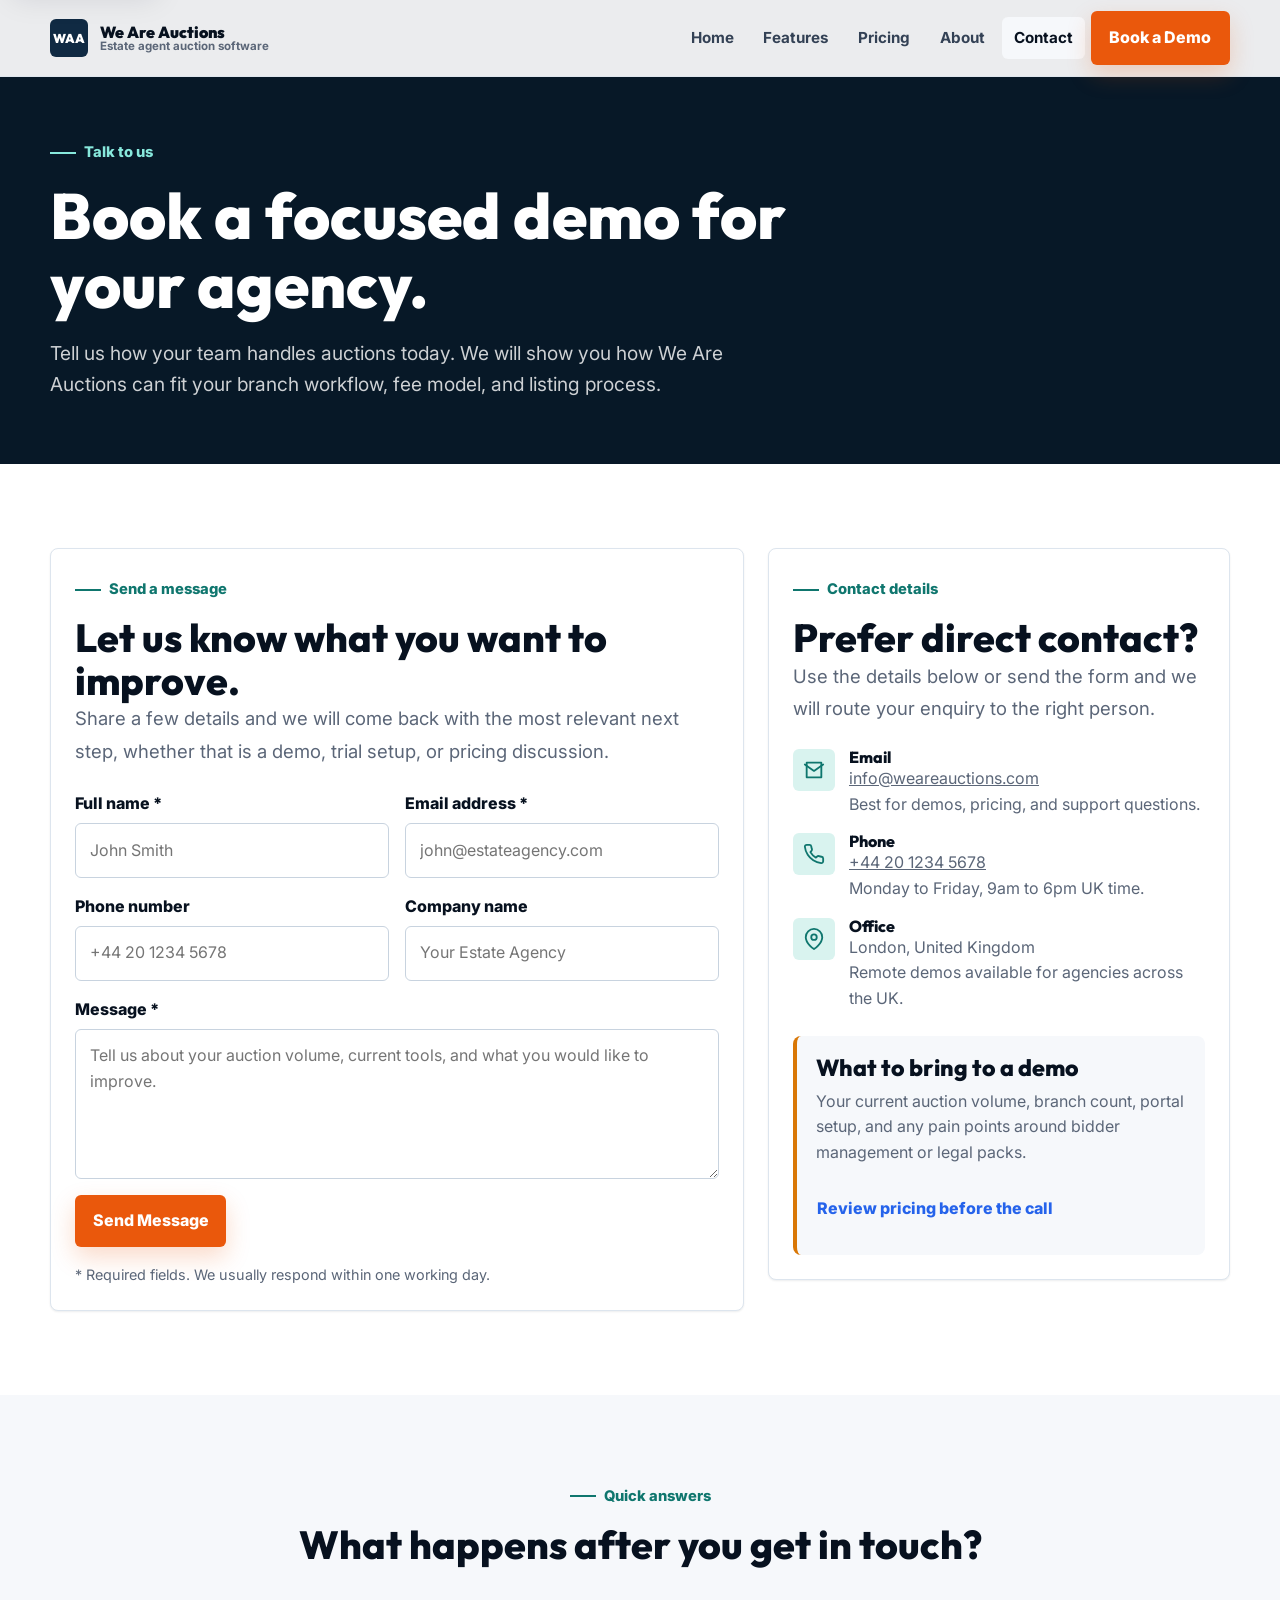
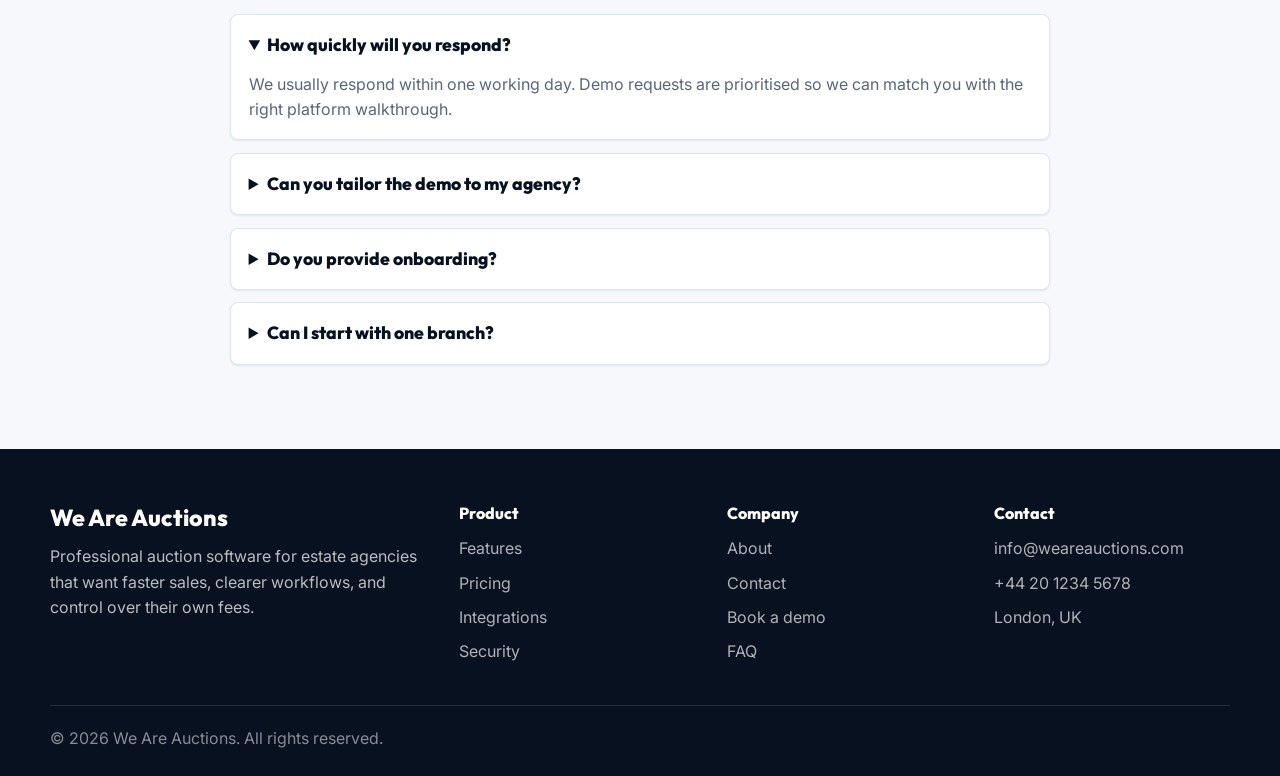
<file: contact.html>
<!DOCTYPE html>
<html lang="en">
<head>
  <meta charset="UTF-8">
  <meta name="viewport" content="width=device-width, initial-scale=1.0">
  <meta name="description" content="Contact We Are Auctions to book a demo, start a trial, or discuss online auction software for your estate agency.">
  <title>Contact - We Are Auctions</title>

  <link rel="icon" type="image/png" href="assets/images/favicon.png">
  <link rel="preconnect" href="https://fonts.googleapis.com">
  <link rel="preconnect" href="https://fonts.gstatic.com" crossorigin>
  <link href="https://fonts.googleapis.com/css2?family=Inter:wght@400;500;600;700;800&amp;family=Outfit:wght@700;800;900&amp;display=swap" rel="stylesheet">
  <link rel="stylesheet" href="assets/css/styles.css">
</head>
<body>
  <a class="skip-link" href="#main">Skip to content</a>

  <nav class="navbar" aria-label="Primary navigation">
    <div class="navbar-container">
      <a href="index.html" class="logo" aria-label="We Are Auctions home">
        <span class="logo-mark">WAA</span>
        <span class="logo-text">We Are Auctions <span>Estate agent auction software</span></span>
      </a>

      <button class="mobile-menu-toggle" aria-controls="primary-navigation" aria-expanded="false" aria-label="Open menu">
        <svg xmlns="http://www.w3.org/2000/svg" viewBox="0 0 24 24" fill="none" stroke="currentColor" stroke-width="2" stroke-linecap="round" stroke-linejoin="round" aria-hidden="true">
          <line x1="3" y1="6" x2="21" y2="6"></line>
          <line x1="3" y1="12" x2="21" y2="12"></line>
          <line x1="3" y1="18" x2="21" y2="18"></line>
        </svg>
      </button>

      <ul id="primary-navigation" class="nav-menu">
        <li class="nav-mobile-header">
          <a href="index.html" class="logo" aria-label="We Are Auctions home">
            <span class="logo-mark">WAA</span>
            <span class="logo-text">We Are Auctions <span>Estate agent auction software</span></span>
          </a>
          <button class="mobile-menu-close" aria-label="Close menu">
            <svg xmlns="http://www.w3.org/2000/svg" viewBox="0 0 24 24" fill="none" stroke="currentColor" stroke-width="2" stroke-linecap="round" stroke-linejoin="round" aria-hidden="true">
              <line x1="18" y1="6" x2="6" y2="18"></line>
              <line x1="6" y1="6" x2="18" y2="18"></line>
            </svg>
          </button>
        </li>
        <li><a href="index.html" class="nav-link">Home</a></li>
        <li><a href="features.html" class="nav-link">Features</a></li>
        <li><a href="pricing.html" class="nav-link">Pricing</a></li>
        <li><a href="about.html" class="nav-link">About</a></li>
        <li><a href="contact.html" class="nav-link" aria-current="page">Contact</a></li>
        <li><a href="contact.html" class="cta-button">Book a Demo</a></li>
      </ul>
    </div>
  </nav>

  <main id="main">
    <section class="page-hero contact-hero">
      <div class="container">
        <div class="page-hero-copy">
          <span class="eyebrow">Talk to us</span>
          <h1>Book a focused demo for your agency.</h1>
          <p>Tell us how your team handles auctions today. We will show you how We Are Auctions can fit your branch workflow, fee model, and listing process.</p>
        </div>
      </div>
    </section>

    <section class="section">
      <div class="container">
        <div class="contact-grid">
          <div class="contact-card">
            <span class="eyebrow">Send a message</span>
            <h2>Let us know what you want to improve.</h2>
            <p class="lead">Share a few details and we will come back with the most relevant next step, whether that is a demo, trial setup, or pricing discussion.</p>

            <div class="success-message" role="status" aria-live="polite"></div>

            <form id="contact-form" class="contact-form" novalidate>
              <div class="form-row">
                <div class="form-group">
                  <label for="name">Full name *</label>
                  <input type="text" id="name" name="name" placeholder="John Smith" autocomplete="name" required>
                  <span class="form-error"></span>
                </div>

                <div class="form-group">
                  <label for="email">Email address *</label>
                  <input type="email" id="email" name="email" placeholder="john@estateagency.com" autocomplete="email" required>
                  <span class="form-error"></span>
                </div>
              </div>

              <div class="form-row">
                <div class="form-group">
                  <label for="phone">Phone number</label>
                  <input type="tel" id="phone" name="phone" placeholder="+44 20 1234 5678" autocomplete="tel">
                  <span class="form-error"></span>
                </div>

                <div class="form-group">
                  <label for="company">Company name</label>
                  <input type="text" id="company" name="company" placeholder="Your Estate Agency" autocomplete="organization">
                  <span class="form-error"></span>
                </div>
              </div>

              <div class="form-group">
                <label for="message">Message *</label>
                <textarea id="message" name="message" placeholder="Tell us about your auction volume, current tools, and what you would like to improve." required></textarea>
                <span class="form-error"></span>
              </div>

              <button type="submit" class="submit-button">
                <span>Send Message</span>
                <span class="spinner" aria-hidden="true"></span>
              </button>

              <p class="form-note">* Required fields. We usually respond within one working day.</p>
            </form>
          </div>

          <aside class="contact-card">
            <span class="eyebrow">Contact details</span>
            <h2>Prefer direct contact?</h2>
            <p class="lead">Use the details below or send the form and we will route your enquiry to the right person.</p>

            <div class="contact-info-list">
              <div class="info-item">
                <div class="info-icon" aria-hidden="true">
                  <svg xmlns="http://www.w3.org/2000/svg" viewBox="0 0 24 24" fill="none" stroke="currentColor" stroke-width="2" stroke-linecap="round" stroke-linejoin="round">
                    <path d="M4 4h16v16H4z"></path>
                    <polyline points="22,6 12,13 2,6"></polyline>
                  </svg>
                </div>
                <div class="info-content">
                  <h3>Email</h3>
                  <p><a href="mailto:info@weareauctions.com">info@weareauctions.com</a></p>
                  <p>Best for demos, pricing, and support questions.</p>
                </div>
              </div>

              <div class="info-item">
                <div class="info-icon" aria-hidden="true">
                  <svg xmlns="http://www.w3.org/2000/svg" viewBox="0 0 24 24" fill="none" stroke="currentColor" stroke-width="2" stroke-linecap="round" stroke-linejoin="round">
                    <path d="M22 16.92v3a2 2 0 0 1-2.18 2 19.79 19.79 0 0 1-8.63-3.07 19.5 19.5 0 0 1-6-6A19.79 19.79 0 0 1 2.03 4.1 2 2 0 0 1 4.01 2h3a2 2 0 0 1 2 1.72c.13.95.36 1.88.7 2.77a2 2 0 0 1-.45 2.11L8.09 9.91a16 16 0 0 0 6 6l1.31-1.17a2 2 0 0 1 2.11-.45c.89.34 1.82.57 2.77.7A2 2 0 0 1 22 16.92z"></path>
                  </svg>
                </div>
                <div class="info-content">
                  <h3>Phone</h3>
                  <p><a href="tel:+442012345678">+44 20 1234 5678</a></p>
                  <p>Monday to Friday, 9am to 6pm UK time.</p>
                </div>
              </div>

              <div class="info-item">
                <div class="info-icon" aria-hidden="true">
                  <svg xmlns="http://www.w3.org/2000/svg" viewBox="0 0 24 24" fill="none" stroke="currentColor" stroke-width="2" stroke-linecap="round" stroke-linejoin="round">
                    <path d="M21 10c0 7-9 13-9 13S3 17 3 10a9 9 0 0 1 18 0z"></path>
                    <circle cx="12" cy="10" r="3"></circle>
                  </svg>
                </div>
                <div class="info-content">
                  <h3>Office</h3>
                  <p>London, United Kingdom</p>
                  <p>Remote demos available for agencies across the UK.</p>
                </div>
              </div>
            </div>

            <div class="contact-callout">
              <h3>What to bring to a demo</h3>
              <p>Your current auction volume, branch count, portal setup, and any pain points around bidder management or legal packs.</p>
              <a href="pricing.html" class="btn-quiet">Review pricing before the call</a>
            </div>
          </aside>
        </div>
      </div>
    </section>

    <section class="section section-soft">
      <div class="container">
        <div class="section-header">
          <span class="eyebrow">Quick answers</span>
          <h2>What happens after you get in touch?</h2>
        </div>

        <div class="faq-list">
          <details class="faq-item" open>
            <summary>How quickly will you respond?</summary>
            <p>We usually respond within one working day. Demo requests are prioritised so we can match you with the right platform walkthrough.</p>
          </details>

          <details class="faq-item">
            <summary>Can you tailor the demo to my agency?</summary>
            <p>Yes. Share your auction volume, team size, and current systems so the walkthrough reflects your actual operating model.</p>
          </details>

          <details class="faq-item">
            <summary>Do you provide onboarding?</summary>
            <p>Yes. We help agencies prepare their first auctions, train relevant users, and establish the repeatable workflow for branch teams.</p>
          </details>

          <details class="faq-item">
            <summary>Can I start with one branch?</summary>
            <p>Yes. Many agencies start with a focused branch or team before rolling the process out more widely.</p>
          </details>
        </div>
      </div>
    </section>
  </main>

  <footer>
    <div class="footer-container">
      <div class="footer-content">
        <div class="footer-brand">
          <h3>We Are Auctions</h3>
          <p>Professional auction software for estate agencies that want faster sales, clearer workflows, and control over their own fees.</p>
        </div>

        <div class="footer-section">
          <h4>Product</h4>
          <ul class="footer-links">
            <li><a href="features.html">Features</a></li>
            <li><a href="pricing.html">Pricing</a></li>
            <li><a href="features.html#integrations">Integrations</a></li>
            <li><a href="features.html#security">Security</a></li>
          </ul>
        </div>

        <div class="footer-section">
          <h4>Company</h4>
          <ul class="footer-links">
            <li><a href="about.html">About</a></li>
            <li><a href="contact.html">Contact</a></li>
            <li><a href="contact.html">Book a demo</a></li>
            <li><a href="pricing.html#faq">FAQ</a></li>
          </ul>
        </div>

        <div class="footer-section">
          <h4>Contact</h4>
          <ul class="footer-links">
            <li><a href="mailto:info@weareauctions.com">info@weareauctions.com</a></li>
            <li><a href="tel:+442012345678">+44 20 1234 5678</a></li>
            <li><a href="contact.html">London, UK</a></li>
          </ul>
        </div>
      </div>

      <div class="footer-bottom">
        <p>&copy; 2026 We Are Auctions. All rights reserved.</p>
      </div>
    </div>
  </footer>

  <script src="assets/js/main.js"></script>
</body>
</html>
</file>
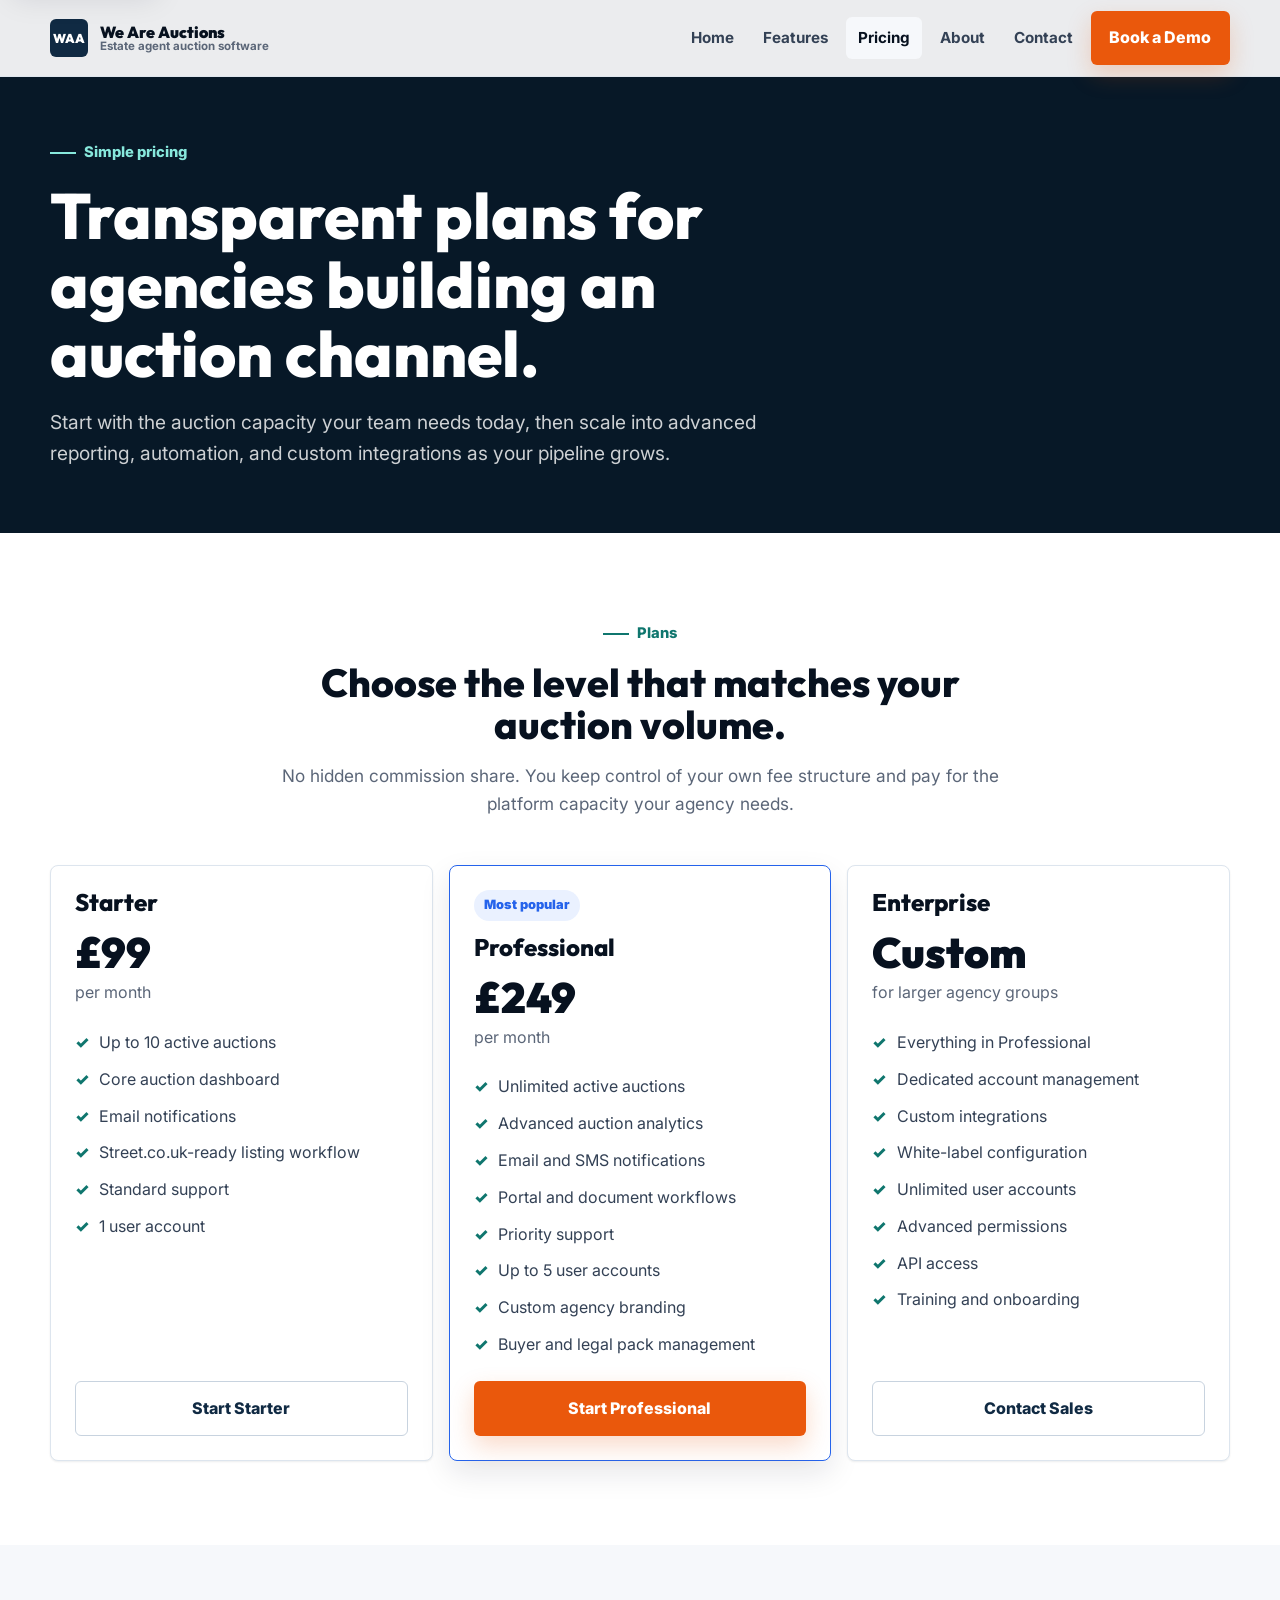
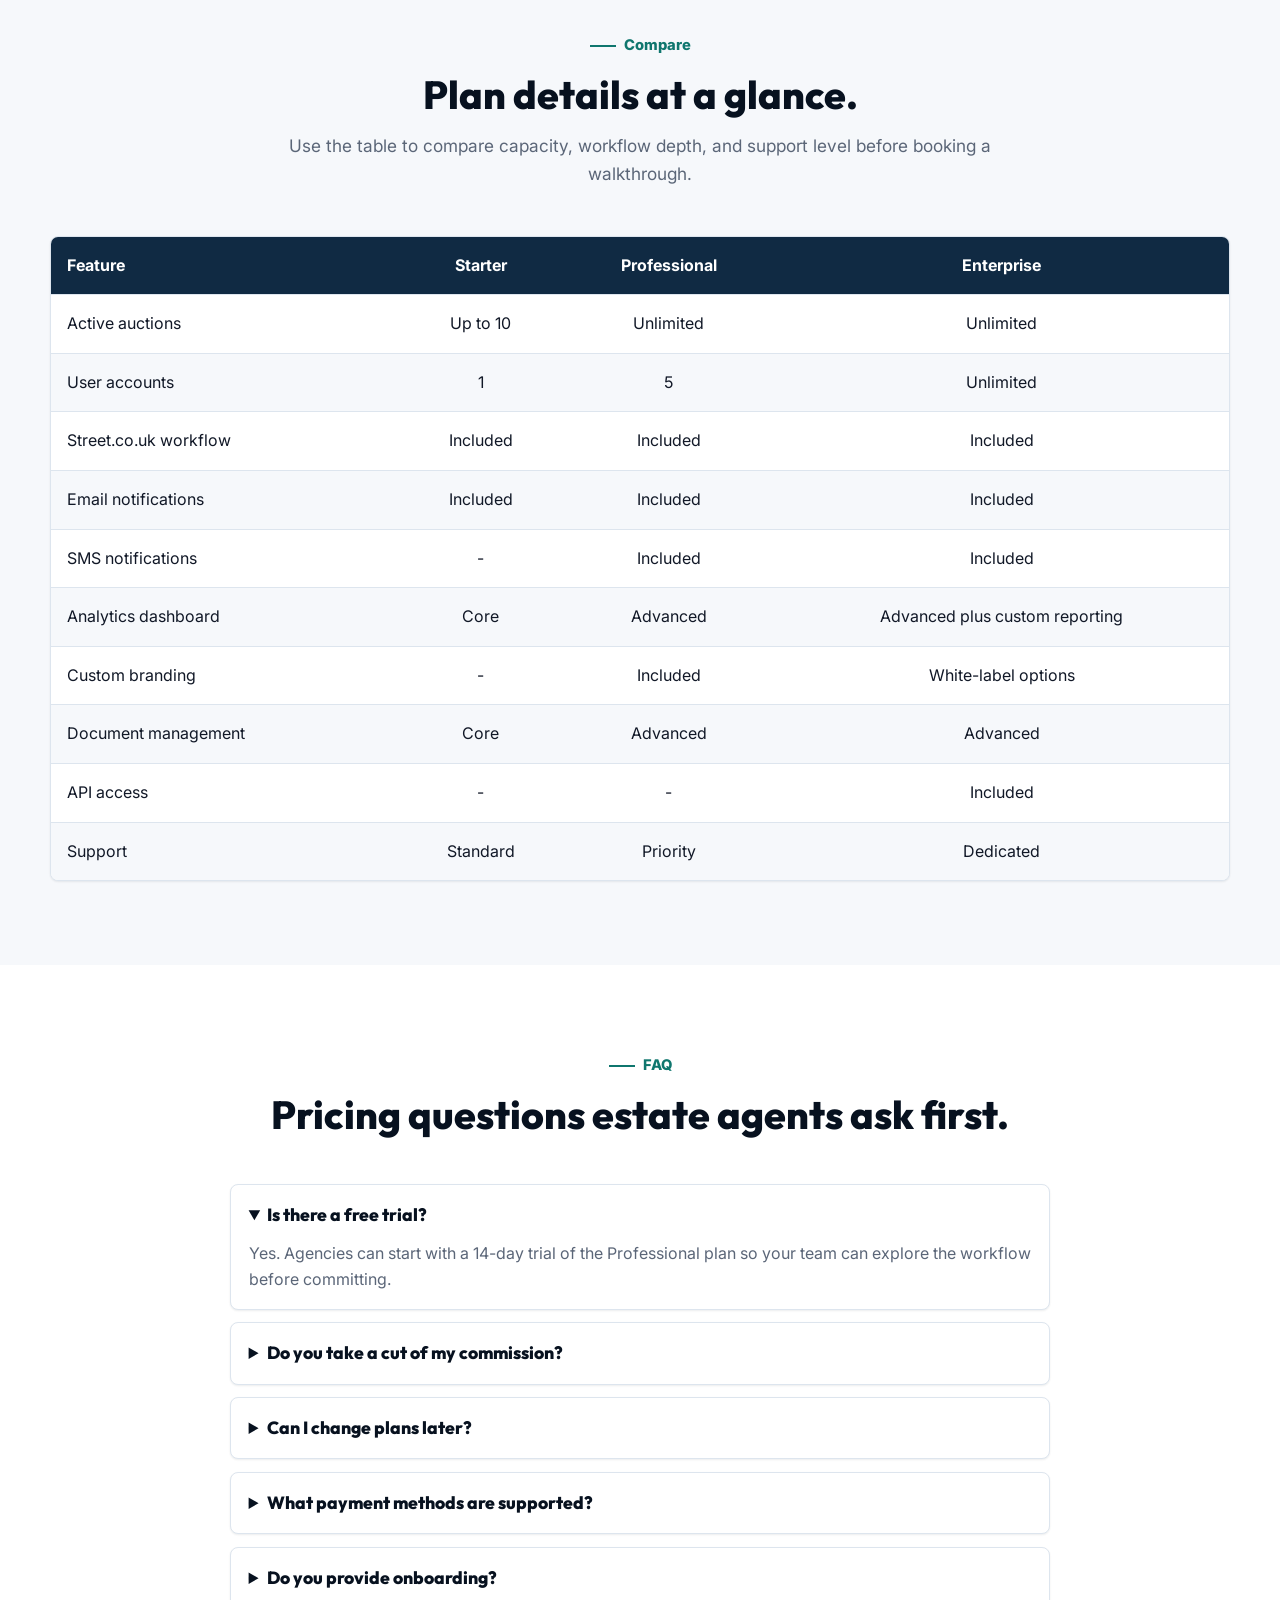
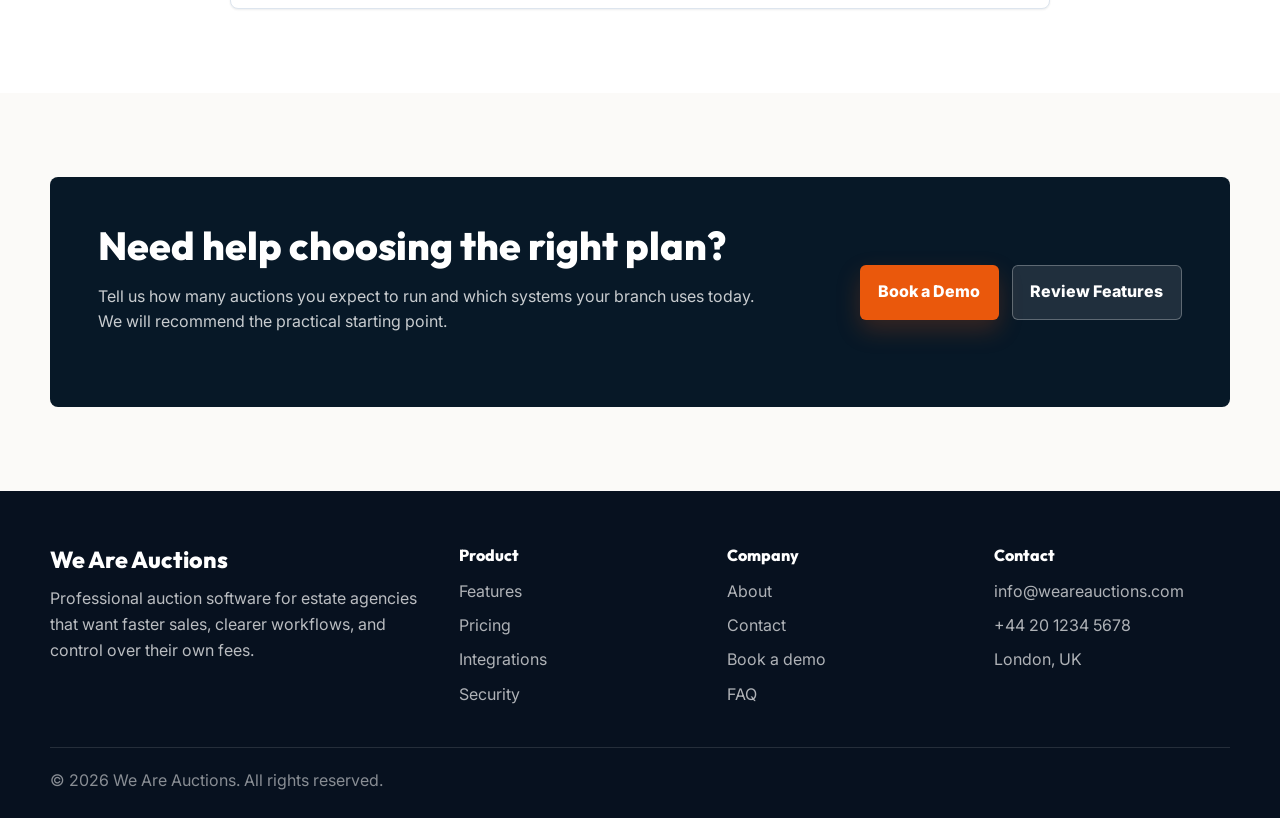
<file: pricing.html>
<!DOCTYPE html>
<html lang="en">
<head>
  <meta charset="UTF-8">
  <meta name="viewport" content="width=device-width, initial-scale=1.0">
  <meta name="description" content="Transparent We Are Auctions pricing for estate agencies. Compare Starter, Professional, and Enterprise auction software plans.">
  <title>Pricing - We Are Auctions</title>

  <link rel="icon" type="image/png" href="assets/images/favicon.png">
  <link rel="preconnect" href="https://fonts.googleapis.com">
  <link rel="preconnect" href="https://fonts.gstatic.com" crossorigin>
  <link href="https://fonts.googleapis.com/css2?family=Inter:wght@400;500;600;700;800&amp;family=Outfit:wght@700;800;900&amp;display=swap" rel="stylesheet">
  <link rel="stylesheet" href="assets/css/styles.css">
</head>
<body>
  <a class="skip-link" href="#main">Skip to content</a>

  <nav class="navbar" aria-label="Primary navigation">
    <div class="navbar-container">
      <a href="index.html" class="logo" aria-label="We Are Auctions home">
        <span class="logo-mark">WAA</span>
        <span class="logo-text">We Are Auctions <span>Estate agent auction software</span></span>
      </a>

      <button class="mobile-menu-toggle" aria-controls="primary-navigation" aria-expanded="false" aria-label="Open menu">
        <svg xmlns="http://www.w3.org/2000/svg" viewBox="0 0 24 24" fill="none" stroke="currentColor" stroke-width="2" stroke-linecap="round" stroke-linejoin="round" aria-hidden="true">
          <line x1="3" y1="6" x2="21" y2="6"></line>
          <line x1="3" y1="12" x2="21" y2="12"></line>
          <line x1="3" y1="18" x2="21" y2="18"></line>
        </svg>
      </button>

      <ul id="primary-navigation" class="nav-menu">
        <li class="nav-mobile-header">
          <a href="index.html" class="logo" aria-label="We Are Auctions home">
            <span class="logo-mark">WAA</span>
            <span class="logo-text">We Are Auctions <span>Estate agent auction software</span></span>
          </a>
          <button class="mobile-menu-close" aria-label="Close menu">
            <svg xmlns="http://www.w3.org/2000/svg" viewBox="0 0 24 24" fill="none" stroke="currentColor" stroke-width="2" stroke-linecap="round" stroke-linejoin="round" aria-hidden="true">
              <line x1="18" y1="6" x2="6" y2="18"></line>
              <line x1="6" y1="6" x2="18" y2="18"></line>
            </svg>
          </button>
        </li>
        <li><a href="index.html" class="nav-link">Home</a></li>
        <li><a href="features.html" class="nav-link">Features</a></li>
        <li><a href="pricing.html" class="nav-link" aria-current="page">Pricing</a></li>
        <li><a href="about.html" class="nav-link">About</a></li>
        <li><a href="contact.html" class="nav-link">Contact</a></li>
        <li><a href="contact.html" class="cta-button">Book a Demo</a></li>
      </ul>
    </div>
  </nav>

  <main id="main">
    <section class="page-hero pricing-hero">
      <div class="container">
        <div class="page-hero-copy">
          <span class="eyebrow">Simple pricing</span>
          <h1>Transparent plans for agencies building an auction channel.</h1>
          <p>Start with the auction capacity your team needs today, then scale into advanced reporting, automation, and custom integrations as your pipeline grows.</p>
        </div>
      </div>
    </section>

    <section class="section">
      <div class="container">
        <div class="section-header">
          <span class="eyebrow">Plans</span>
          <h2>Choose the level that matches your auction volume.</h2>
          <p>No hidden commission share. You keep control of your own fee structure and pay for the platform capacity your agency needs.</p>
        </div>

        <div class="pricing-grid">
          <article class="pricing-card">
            <h3>Starter</h3>
            <div class="pricing-price">£99</div>
            <div class="pricing-period">per month</div>
            <ul class="pricing-features">
              <li>Up to 10 active auctions</li>
              <li>Core auction dashboard</li>
              <li>Email notifications</li>
              <li>Street.co.uk-ready listing workflow</li>
              <li>Standard support</li>
              <li>1 user account</li>
            </ul>
            <a href="contact.html" class="btn-secondary">Start Starter</a>
          </article>

          <article class="pricing-card featured">
            <div class="pricing-badge">Most popular</div>
            <h3>Professional</h3>
            <div class="pricing-price">£249</div>
            <div class="pricing-period">per month</div>
            <ul class="pricing-features">
              <li>Unlimited active auctions</li>
              <li>Advanced auction analytics</li>
              <li>Email and SMS notifications</li>
              <li>Portal and document workflows</li>
              <li>Priority support</li>
              <li>Up to 5 user accounts</li>
              <li>Custom agency branding</li>
              <li>Buyer and legal pack management</li>
            </ul>
            <a href="contact.html" class="btn-primary">Start Professional</a>
          </article>

          <article class="pricing-card">
            <h3>Enterprise</h3>
            <div class="pricing-price">Custom</div>
            <div class="pricing-period">for larger agency groups</div>
            <ul class="pricing-features">
              <li>Everything in Professional</li>
              <li>Dedicated account management</li>
              <li>Custom integrations</li>
              <li>White-label configuration</li>
              <li>Unlimited user accounts</li>
              <li>Advanced permissions</li>
              <li>API access</li>
              <li>Training and onboarding</li>
            </ul>
            <a href="contact.html" class="btn-secondary">Contact Sales</a>
          </article>
        </div>
      </div>
    </section>

    <section class="section section-soft">
      <div class="container">
        <div class="section-header">
          <span class="eyebrow">Compare</span>
          <h2>Plan details at a glance.</h2>
          <p>Use the table to compare capacity, workflow depth, and support level before booking a walkthrough.</p>
        </div>

        <div class="table-wrap">
          <table class="comparison-table">
            <thead>
              <tr>
                <th scope="col">Feature</th>
                <th scope="col">Starter</th>
                <th scope="col">Professional</th>
                <th scope="col">Enterprise</th>
              </tr>
            </thead>
            <tbody>
              <tr>
                <td>Active auctions</td>
                <td>Up to 10</td>
                <td>Unlimited</td>
                <td>Unlimited</td>
              </tr>
              <tr>
                <td>User accounts</td>
                <td>1</td>
                <td>5</td>
                <td>Unlimited</td>
              </tr>
              <tr>
                <td>Street.co.uk workflow</td>
                <td>Included</td>
                <td>Included</td>
                <td>Included</td>
              </tr>
              <tr>
                <td>Email notifications</td>
                <td>Included</td>
                <td>Included</td>
                <td>Included</td>
              </tr>
              <tr>
                <td>SMS notifications</td>
                <td>-</td>
                <td>Included</td>
                <td>Included</td>
              </tr>
              <tr>
                <td>Analytics dashboard</td>
                <td>Core</td>
                <td>Advanced</td>
                <td>Advanced plus custom reporting</td>
              </tr>
              <tr>
                <td>Custom branding</td>
                <td>-</td>
                <td>Included</td>
                <td>White-label options</td>
              </tr>
              <tr>
                <td>Document management</td>
                <td>Core</td>
                <td>Advanced</td>
                <td>Advanced</td>
              </tr>
              <tr>
                <td>API access</td>
                <td>-</td>
                <td>-</td>
                <td>Included</td>
              </tr>
              <tr>
                <td>Support</td>
                <td>Standard</td>
                <td>Priority</td>
                <td>Dedicated</td>
              </tr>
            </tbody>
          </table>
        </div>
      </div>
    </section>

    <section id="faq" class="section">
      <div class="container">
        <div class="section-header">
          <span class="eyebrow">FAQ</span>
          <h2>Pricing questions estate agents ask first.</h2>
        </div>

        <div class="faq-list">
          <details class="faq-item" open>
            <summary>Is there a free trial?</summary>
            <p>Yes. Agencies can start with a 14-day trial of the Professional plan so your team can explore the workflow before committing.</p>
          </details>

          <details class="faq-item">
            <summary>Do you take a cut of my commission?</summary>
            <p>No. The platform pricing is separate from your vendor and buyer fee structure. Your agency remains in control of its own commercial model.</p>
          </details>

          <details class="faq-item">
            <summary>Can I change plans later?</summary>
            <p>Yes. You can move up or down as auction volume changes. Larger agencies can move to an Enterprise setup when custom integrations or permissions are needed.</p>
          </details>

          <details class="faq-item">
            <summary>What payment methods are supported?</summary>
            <p>We support major cards and direct debit for UK accounts. Enterprise customers can discuss invoice billing during onboarding.</p>
          </details>

          <details class="faq-item">
            <summary>Do you provide onboarding?</summary>
            <p>Yes. Professional and Enterprise plans include guided onboarding so your team can launch its first auctions with the correct workflow in place.</p>
          </details>
        </div>
      </div>
    </section>

    <section class="section section-warm">
      <div class="container">
        <div class="cta-band split">
          <div>
            <h2>Need help choosing the right plan?</h2>
            <p>Tell us how many auctions you expect to run and which systems your branch uses today. We will recommend the practical starting point.</p>
          </div>
          <div class="button-row">
            <a href="contact.html" class="btn-primary">Book a Demo</a>
            <a href="features.html" class="btn-secondary on-dark">Review Features</a>
          </div>
        </div>
      </div>
    </section>
  </main>

  <footer>
    <div class="footer-container">
      <div class="footer-content">
        <div class="footer-brand">
          <h3>We Are Auctions</h3>
          <p>Professional auction software for estate agencies that want faster sales, clearer workflows, and control over their own fees.</p>
        </div>

        <div class="footer-section">
          <h4>Product</h4>
          <ul class="footer-links">
            <li><a href="features.html">Features</a></li>
            <li><a href="pricing.html">Pricing</a></li>
            <li><a href="features.html#integrations">Integrations</a></li>
            <li><a href="features.html#security">Security</a></li>
          </ul>
        </div>

        <div class="footer-section">
          <h4>Company</h4>
          <ul class="footer-links">
            <li><a href="about.html">About</a></li>
            <li><a href="contact.html">Contact</a></li>
            <li><a href="contact.html">Book a demo</a></li>
            <li><a href="pricing.html#faq">FAQ</a></li>
          </ul>
        </div>

        <div class="footer-section">
          <h4>Contact</h4>
          <ul class="footer-links">
            <li><a href="mailto:info@weareauctions.com">info@weareauctions.com</a></li>
            <li><a href="tel:+442012345678">+44 20 1234 5678</a></li>
            <li><a href="contact.html">London, UK</a></li>
          </ul>
        </div>
      </div>

      <div class="footer-bottom">
        <p>&copy; 2026 We Are Auctions. All rights reserved.</p>
      </div>
    </div>
  </footer>

  <script src="assets/js/main.js"></script>
</body>
</html>
</file>
<file: assets/css/styles.css>
/* ===================================
   We Are Auctions - Redesigned Website
   =================================== */

:root {
  --ink: #111827;
  --ink-strong: #07111f;
  --muted: #5b6678;
  --muted-strong: #334155;
  --surface: #ffffff;
  --surface-soft: #f6f8fb;
  --surface-warm: #fbfaf8;
  --line: #dde5ee;
  --line-strong: #c8d3df;
  --navy: #102a43;
  --navy-deep: #071827;
  --blue: #2563eb;
  --teal: #0f766e;
  --teal-soft: #d9f3ef;
  --amber: #d97706;
  --amber-soft: #fff4da;
  --coral: #ea580c;
  --danger: #dc2626;
  --success: #15803d;
  --shadow-sm: 0 1px 2px rgba(15, 23, 42, 0.08);
  --shadow-md: 0 12px 30px rgba(15, 23, 42, 0.10);
  --shadow-lg: 0 24px 70px rgba(15, 23, 42, 0.18);
  --radius: 8px;
  --radius-sm: 6px;
  --container: 1180px;
}

* {
  box-sizing: border-box;
}

html {
  scroll-behavior: smooth;
}

body {
  margin: 0;
  background: var(--surface);
  color: var(--ink);
  font-family: "Inter", -apple-system, BlinkMacSystemFont, "Segoe UI", sans-serif;
  font-size: 16px;
  line-height: 1.6;
  overflow-x: hidden;
}

body.menu-open {
  overflow: hidden;
}

img,
svg {
  display: block;
}

img {
  max-width: 100%;
  height: auto;
}

a {
  color: inherit;
}

button,
input,
textarea {
  font: inherit;
}

:focus-visible {
  outline: 3px solid rgba(37, 99, 235, 0.45);
  outline-offset: 3px;
}

h1,
h2,
h3,
h4,
h5,
h6 {
  margin: 0;
  color: var(--ink-strong);
  font-family: "Outfit", "Inter", sans-serif;
  font-weight: 800;
  line-height: 1.08;
}

h1 {
  max-width: 880px;
  font-size: 4rem;
}

h2 {
  font-size: 2.45rem;
}

h3 {
  font-size: 1.45rem;
}

p {
  margin: 0;
}

ul,
ol {
  margin: 0;
  padding: 0;
}

.skip-link {
  position: fixed;
  top: 0.75rem;
  left: 0.75rem;
  z-index: 2000;
  transform: translateY(-150%);
  background: var(--surface);
  color: var(--ink);
  padding: 0.75rem 1rem;
  border: 1px solid var(--line);
  border-radius: var(--radius-sm);
  box-shadow: var(--shadow-md);
}

.skip-link:focus {
  transform: translateY(0);
}

.container {
  width: min(100% - 2rem, var(--container));
  margin: 0 auto;
}

.section {
  padding: 5.25rem 0;
}

.section-tight {
  padding: 3.75rem 0;
}

.section-soft {
  background: var(--surface-soft);
}

.section-warm {
  background: var(--surface-warm);
}

.section-dark {
  background: var(--navy-deep);
  color: rgba(255, 255, 255, 0.82);
}

.section-dark h2,
.section-dark h3 {
  color: #ffffff;
}

.section-header {
  max-width: 760px;
  margin: 0 auto 3rem;
  text-align: center;
}

.section-header.align-left {
  margin-right: 0;
  margin-left: 0;
  text-align: left;
}

.section-header p {
  margin-top: 1rem;
  color: var(--muted);
  font-size: 1.08rem;
}

.section-dark .section-header p {
  color: rgba(255, 255, 255, 0.72);
}

.eyebrow {
  display: inline-flex;
  align-items: center;
  gap: 0.5rem;
  margin-bottom: 1rem;
  color: var(--teal);
  font-size: 0.92rem;
  font-weight: 800;
}

.eyebrow::before {
  content: "";
  width: 26px;
  height: 2px;
  background: currentColor;
}

.hero .eyebrow,
.page-hero .eyebrow,
.section-dark .eyebrow {
  color: #87e8dc;
}

.lead {
  color: var(--muted);
  font-size: 1.16rem;
  line-height: 1.75;
}

.text-center {
  text-align: center;
}

.narrow {
  max-width: 760px;
}

.stack {
  display: grid;
  gap: 1rem;
}

.button-row {
  display: flex;
  flex-wrap: wrap;
  gap: 0.8rem;
}

.btn-primary,
.btn-secondary,
.btn-quiet,
.cta-button,
.submit-button {
  min-height: 44px;
  display: inline-flex;
  align-items: center;
  justify-content: center;
  gap: 0.5rem;
  border-radius: var(--radius-sm);
  border: 1px solid transparent;
  padding: 0.85rem 1.1rem;
  font-weight: 800;
  text-decoration: none;
  cursor: pointer;
  transition: transform 180ms ease, box-shadow 180ms ease, background-color 180ms ease, border-color 180ms ease, color 180ms ease;
}

.btn-primary,
.cta-button,
.submit-button {
  background: var(--coral);
  color: #ffffff;
  box-shadow: 0 10px 24px rgba(234, 88, 12, 0.22);
}

.btn-primary:hover,
.cta-button:hover,
.submit-button:hover {
  transform: translateY(-1px);
  background: #c84b0b;
  box-shadow: 0 14px 30px rgba(234, 88, 12, 0.28);
}

.btn-secondary {
  background: #ffffff;
  color: var(--navy);
  border-color: var(--line-strong);
}

.btn-secondary:hover {
  transform: translateY(-1px);
  border-color: var(--blue);
  color: var(--blue);
  box-shadow: var(--shadow-sm);
}

.btn-secondary.on-dark {
  background: rgba(255, 255, 255, 0.1);
  color: #ffffff;
  border-color: rgba(255, 255, 255, 0.28);
}

.btn-secondary.on-dark:hover {
  background: rgba(255, 255, 255, 0.16);
  color: #ffffff;
  border-color: rgba(255, 255, 255, 0.48);
}

.btn-quiet {
  background: transparent;
  color: var(--blue);
  border-color: transparent;
  padding-right: 0;
  padding-left: 0;
}

.btn-quiet:hover {
  color: var(--navy);
}

/* Navigation */
.navbar {
  position: fixed;
  inset: 0 0 auto;
  z-index: 1000;
  background: rgba(255, 255, 255, 0.92);
  border-bottom: 1px solid rgba(221, 229, 238, 0.85);
  backdrop-filter: blur(16px);
  transition: box-shadow 180ms ease, background-color 180ms ease;
}

.navbar.scrolled {
  background: rgba(255, 255, 255, 0.97);
  box-shadow: 0 8px 24px rgba(15, 23, 42, 0.08);
}

.navbar-container {
  width: min(100% - 2rem, var(--container));
  min-height: 76px;
  margin: 0 auto;
  display: flex;
  align-items: center;
  justify-content: space-between;
  gap: 2rem;
}

.logo {
  display: inline-flex;
  align-items: center;
  gap: 0.75rem;
  color: var(--ink-strong);
  font-family: "Outfit", "Inter", sans-serif;
  font-weight: 900;
  text-decoration: none;
  white-space: nowrap;
}

.logo-mark {
  width: 38px;
  height: 38px;
  display: inline-grid;
  place-items: center;
  border-radius: var(--radius-sm);
  background: var(--navy);
  color: #ffffff;
  font-size: 0.8rem;
}

.logo-text {
  display: grid;
  line-height: 1.05;
}

.logo-text span:last-child {
  color: var(--muted);
  font-family: "Inter", sans-serif;
  font-size: 0.72rem;
  font-weight: 700;
}

.nav-menu {
  display: flex;
  align-items: center;
  gap: 0.35rem;
  list-style: none;
}

.nav-link {
  display: inline-flex;
  align-items: center;
  min-height: 42px;
  padding: 0.5rem 0.75rem;
  border-radius: var(--radius-sm);
  color: var(--muted-strong);
  font-size: 0.95rem;
  font-weight: 700;
  text-decoration: none;
  transition: background-color 180ms ease, color 180ms ease;
}

.nav-link:hover,
.nav-link[aria-current="page"] {
  background: var(--surface-soft);
  color: var(--ink-strong);
}

.nav-mobile-header {
  display: none;
}

.mobile-menu-toggle,
.mobile-menu-close {
  display: none;
  width: 44px;
  height: 44px;
  align-items: center;
  justify-content: center;
  border: 1px solid var(--line);
  border-radius: var(--radius-sm);
  background: #ffffff;
  color: var(--ink);
  cursor: pointer;
}

.mobile-menu-toggle svg,
.mobile-menu-close svg {
  width: 22px;
  height: 22px;
}

/* Hero */
.hero,
.page-hero {
  position: relative;
  overflow: hidden;
  background: var(--navy-deep);
  color: rgba(255, 255, 255, 0.82);
}

.hero::before,
.page-hero::before {
  content: "";
  position: absolute;
  inset: 0;
  background-position: center;
  background-size: cover;
  opacity: 0.34;
}

.hero::after,
.page-hero::after {
  content: "";
  position: absolute;
  inset: 0;
  background: linear-gradient(90deg, rgba(7, 24, 39, 0.96), rgba(7, 24, 39, 0.78) 54%, rgba(7, 24, 39, 0.58));
}

.home-hero::before {
  background-image: url("https://images.unsplash.com/photo-1600585154340-be6161a56a0c?auto=format&fit=crop&w=1800&q=80");
}

.features-hero::before {
  background-image: url("https://images.unsplash.com/photo-1551288049-bebda4e38f71?auto=format&fit=crop&w=1800&q=80");
}

.pricing-hero::before {
  background-image: url("https://images.unsplash.com/photo-1554224155-6726b3ff858f?auto=format&fit=crop&w=1800&q=80");
}

.about-hero::before {
  background-image: url("https://images.unsplash.com/photo-1600880292203-757bb62b4baf?auto=format&fit=crop&w=1800&q=80");
}

.contact-hero::before {
  background-image: url("https://images.unsplash.com/photo-1497366754035-f200968a6e72?auto=format&fit=crop&w=1800&q=80");
}

.hero {
  min-height: 88vh;
  padding: 7.5rem 0 3.25rem;
  display: flex;
  align-items: center;
}

.page-hero {
  min-height: 50vh;
  padding: 8.5rem 0 4rem;
  display: flex;
  align-items: end;
}

.hero .container,
.page-hero .container {
  position: relative;
  z-index: 1;
}

.hero-copy,
.page-hero-copy {
  max-width: 830px;
}

.hero h1,
.page-hero h1 {
  color: #ffffff;
}

.hero p,
.page-hero p {
  max-width: 710px;
  margin-top: 1.2rem;
  color: rgba(255, 255, 255, 0.80);
  font-size: 1.2rem;
}

.hero-actions {
  margin-top: 1.9rem;
}

.hero-proof {
  display: flex;
  flex-wrap: wrap;
  gap: 0.8rem;
  margin-top: 1.3rem;
  color: rgba(255, 255, 255, 0.76);
  font-size: 0.95rem;
}

.hero-proof span {
  display: inline-flex;
  align-items: center;
  gap: 0.45rem;
}

.hero-proof span::before {
  content: "";
  width: 7px;
  height: 7px;
  border-radius: 999px;
  background: #87e8dc;
}

.auction-console {
  margin-top: 3rem;
  overflow: hidden;
  border: 1px solid rgba(255, 255, 255, 0.18);
  border-radius: var(--radius);
  background: rgba(255, 255, 255, 0.95);
  color: var(--ink);
  box-shadow: var(--shadow-lg);
}

.console-topbar {
  display: flex;
  align-items: center;
  justify-content: space-between;
  gap: 1rem;
  padding: 1rem;
  border-bottom: 1px solid var(--line);
  background: #ffffff;
}

.console-tabs {
  display: flex;
  flex-wrap: wrap;
  gap: 0.45rem;
}

.console-tab {
  padding: 0.45rem 0.7rem;
  border-radius: var(--radius-sm);
  background: var(--surface-soft);
  color: var(--muted-strong);
  font-size: 0.86rem;
  font-weight: 800;
}

.console-tab.active {
  background: var(--navy);
  color: #ffffff;
}

.console-status {
  display: inline-flex;
  align-items: center;
  gap: 0.45rem;
  color: var(--success);
  font-size: 0.9rem;
  font-weight: 800;
}

.console-status::before {
  content: "";
  width: 8px;
  height: 8px;
  border-radius: 999px;
  background: currentColor;
}

.console-grid {
  display: grid;
  grid-template-columns: 1.25fr 0.75fr;
  gap: 1px;
  background: var(--line);
}

.console-panel {
  background: #ffffff;
  padding: 1.25rem;
}

.property-summary {
  display: grid;
  grid-template-columns: 170px 1fr;
  gap: 1rem;
  align-items: stretch;
}

.property-summary img {
  width: 100%;
  min-height: 160px;
  height: 100%;
  object-fit: cover;
  border-radius: var(--radius-sm);
}

.property-meta {
  display: grid;
  gap: 1rem;
}

.property-meta h3 {
  font-size: 1.35rem;
}

.status-pill {
  display: inline-flex;
  width: fit-content;
  align-items: center;
  border-radius: 999px;
  background: var(--teal-soft);
  color: var(--teal);
  padding: 0.25rem 0.55rem;
  font-size: 0.8rem;
  font-weight: 900;
}

.console-metrics {
  display: grid;
  grid-template-columns: repeat(3, 1fr);
  gap: 0.7rem;
}

.console-metric {
  padding: 0.85rem;
  border: 1px solid var(--line);
  border-radius: var(--radius-sm);
  background: var(--surface-soft);
}

.console-metric strong {
  display: block;
  color: var(--ink-strong);
  font-size: 1.25rem;
}

.console-metric span {
  color: var(--muted);
  font-size: 0.82rem;
  font-weight: 700;
}

.bid-feed {
  display: grid;
  gap: 0.75rem;
}

.bid-feed h3 {
  font-size: 1.1rem;
}

.bid-row {
  display: grid;
  grid-template-columns: 1fr auto;
  gap: 0.8rem;
  align-items: center;
  padding: 0.85rem;
  border: 1px solid var(--line);
  border-radius: var(--radius-sm);
}

.bid-row strong {
  color: var(--ink-strong);
}

.bid-row span {
  color: var(--muted);
  font-size: 0.88rem;
}

.bid-row .amount {
  color: var(--teal);
  font-weight: 900;
}

/* Shared Components */
.metrics-strip {
  display: grid;
  grid-template-columns: repeat(3, 1fr);
  gap: 1px;
  overflow: hidden;
  border: 1px solid var(--line);
  border-radius: var(--radius);
  background: var(--line);
  box-shadow: var(--shadow-sm);
}

.stat-item {
  background: #ffffff;
  padding: 1.6rem;
}

.stat-number {
  display: block;
  color: var(--navy);
  font-family: "Outfit", "Inter", sans-serif;
  font-size: 2.4rem;
  font-weight: 900;
  line-height: 1;
}

.stat-label {
  display: block;
  margin-top: 0.45rem;
  color: var(--muted);
  font-weight: 700;
}

.card-grid,
.value-props {
  display: grid;
  grid-template-columns: repeat(3, 1fr);
  gap: 1rem;
}

.feature-grid {
  display: grid;
  grid-template-columns: repeat(2, 1fr);
  gap: 1rem;
}

.value-card,
.feature-card,
.pricing-card,
.faq-item,
.contact-card,
.team-card,
.value-panel {
  border: 1px solid var(--line);
  border-radius: var(--radius);
  background: #ffffff;
  box-shadow: var(--shadow-sm);
}

.value-card,
.feature-card,
.value-panel {
  padding: 1.5rem;
}

.value-card,
.feature-card,
.pricing-card,
.team-card,
.stat-item,
.reveal {
  transition: opacity 520ms ease, transform 520ms ease, box-shadow 180ms ease, border-color 180ms ease;
}

.will-reveal {
  opacity: 0;
  transform: translateY(16px);
}

.will-reveal.visible {
  opacity: 1;
  transform: translateY(0);
}

.value-card:hover,
.feature-card:hover,
.pricing-card:hover,
.team-card:hover {
  border-color: var(--line-strong);
  box-shadow: var(--shadow-md);
}

.value-icon,
.feature-icon {
  width: 42px;
  height: 42px;
  display: grid;
  place-items: center;
  margin-bottom: 1rem;
  border-radius: var(--radius-sm);
  background: var(--amber-soft);
  color: var(--amber);
}

.feature-icon {
  background: var(--teal-soft);
  color: var(--teal);
}

.value-icon svg,
.feature-icon svg,
.info-icon svg {
  width: 22px;
  height: 22px;
}

.value-card h3,
.feature-card h3,
.value-panel h3 {
  font-size: 1.25rem;
}

.value-card p,
.feature-card p,
.value-panel p {
  margin-top: 0.75rem;
  color: var(--muted);
}

.split-grid {
  display: grid;
  grid-template-columns: 1fr 1fr;
  gap: 3rem;
  align-items: center;
}

.image-frame {
  overflow: hidden;
  border-radius: var(--radius);
  box-shadow: var(--shadow-md);
}

.image-frame img {
  width: 100%;
  min-height: 420px;
  object-fit: cover;
}

.proof-list {
  display: grid;
  gap: 0.8rem;
  margin-top: 1.5rem;
  list-style: none;
}

.proof-list li,
.pricing-features li {
  display: flex;
  gap: 0.65rem;
  color: var(--muted-strong);
}

.proof-list li::before,
.pricing-features li::before {
  content: "✓";
  flex: 0 0 auto;
  color: var(--teal);
  font-weight: 900;
}

.process-grid {
  display: grid;
  grid-template-columns: repeat(4, 1fr);
  gap: 1rem;
  counter-reset: step;
}

.process-step {
  position: relative;
  padding: 1.4rem;
  border: 1px solid var(--line);
  border-radius: var(--radius);
  background: #ffffff;
}

.process-step::before {
  counter-increment: step;
  content: counter(step);
  width: 32px;
  height: 32px;
  display: grid;
  place-items: center;
  margin-bottom: 1rem;
  border-radius: var(--radius-sm);
  background: var(--navy);
  color: #ffffff;
  font-weight: 900;
}

.process-step p {
  margin-top: 0.6rem;
  color: var(--muted);
}

.logo-row {
  display: grid;
  grid-template-columns: repeat(4, 1fr);
  gap: 1px;
  overflow: hidden;
  border: 1px solid var(--line);
  border-radius: var(--radius);
  background: var(--line);
}

.logo-tile {
  min-height: 92px;
  display: grid;
  place-items: center;
  background: #ffffff;
  color: var(--muted-strong);
  font-family: "Outfit", "Inter", sans-serif;
  font-weight: 900;
}

.cta-band {
  padding: 3rem;
  border-radius: var(--radius);
  background: var(--navy-deep);
  color: rgba(255, 255, 255, 0.78);
}

.cta-band h2 {
  color: #ffffff;
}

.cta-band p {
  max-width: 680px;
  margin: 1rem 0 1.5rem;
}

.cta-band.split {
  display: flex;
  align-items: center;
  justify-content: space-between;
  gap: 2rem;
}

/* Feature Page */
.feature-card {
  display: grid;
  grid-template-columns: auto 1fr;
  gap: 1rem;
  align-items: start;
}

.feature-card .feature-icon {
  margin: 0;
}

.feature-card h3 {
  margin-bottom: 0.65rem;
}

.feature-card p {
  margin: 0;
}

.capability-panel {
  display: grid;
  grid-template-columns: 0.85fr 1.15fr;
  gap: 3rem;
  align-items: start;
}

.capability-list {
  display: grid;
  gap: 0.8rem;
}

.capability-item {
  padding: 1.1rem;
  border: 1px solid rgba(255, 255, 255, 0.14);
  border-radius: var(--radius);
  background: rgba(255, 255, 255, 0.06);
}

.capability-item h3 {
  font-size: 1.12rem;
}

.capability-item p {
  margin-top: 0.45rem;
  color: rgba(255, 255, 255, 0.68);
}

/* Pricing */
.pricing-grid {
  display: grid;
  grid-template-columns: repeat(3, 1fr);
  gap: 1rem;
  align-items: stretch;
}

.pricing-card {
  position: relative;
  display: flex;
  flex-direction: column;
  padding: 1.5rem;
}

.pricing-card.featured {
  border-color: var(--blue);
  box-shadow: var(--shadow-md);
}

.pricing-badge {
  width: fit-content;
  margin-bottom: 0.9rem;
  border-radius: 999px;
  background: #eaf1ff;
  color: var(--blue);
  padding: 0.3rem 0.65rem;
  font-size: 0.8rem;
  font-weight: 900;
}

.pricing-card h3 {
  font-size: 1.5rem;
}

.pricing-price {
  margin-top: 1rem;
  color: var(--ink-strong);
  font-family: "Outfit", "Inter", sans-serif;
  font-size: 2.65rem;
  font-weight: 900;
  line-height: 1;
}

.pricing-period {
  margin-top: 0.35rem;
  color: var(--muted);
}

.pricing-features {
  display: grid;
  gap: 0.7rem;
  margin: 1.5rem 0;
  list-style: none;
}

.pricing-card .btn-primary,
.pricing-card .btn-secondary {
  width: 100%;
  margin-top: auto;
}

.table-wrap {
  overflow-x: auto;
  border: 1px solid var(--line);
  border-radius: var(--radius);
  background: #ffffff;
  box-shadow: var(--shadow-sm);
}

.comparison-table {
  width: 100%;
  min-width: 760px;
  border-collapse: collapse;
}

.comparison-table th,
.comparison-table td {
  padding: 1rem;
  border-bottom: 1px solid var(--line);
  text-align: center;
}

.comparison-table th:first-child,
.comparison-table td:first-child {
  text-align: left;
}

.comparison-table thead {
  background: var(--navy);
  color: #ffffff;
}

.comparison-table tbody tr:nth-child(even) {
  background: var(--surface-soft);
}

.comparison-table tbody tr:last-child td {
  border-bottom: 0;
}

.faq-list {
  display: grid;
  gap: 0.8rem;
  max-width: 820px;
  margin: 0 auto;
}

.faq-item {
  padding: 1rem 1.1rem;
}

.faq-item summary {
  cursor: pointer;
  color: var(--ink-strong);
  font-family: "Outfit", "Inter", sans-serif;
  font-size: 1.1rem;
  font-weight: 800;
}

.faq-item p {
  margin-top: 0.75rem;
  color: var(--muted);
}

/* About */
.values-grid,
.team-grid {
  display: grid;
  grid-template-columns: repeat(3, 1fr);
  gap: 1rem;
}

.value-panel {
  border-top: 4px solid var(--teal);
}

.value-panel:nth-child(2) {
  border-top-color: var(--amber);
}

.value-panel:nth-child(3) {
  border-top-color: var(--blue);
}

.team-card {
  overflow: hidden;
  text-align: left;
}

.team-card img {
  width: 100%;
  aspect-ratio: 4 / 3;
  object-fit: cover;
}

.team-card-content {
  padding: 1.25rem;
}

.team-card-content p {
  margin-top: 0.55rem;
  color: var(--muted);
}

.impact-grid {
  display: grid;
  grid-template-columns: repeat(4, 1fr);
  gap: 1px;
  overflow: hidden;
  border: 1px solid rgba(255, 255, 255, 0.14);
  border-radius: var(--radius);
  background: rgba(255, 255, 255, 0.14);
}

.impact-item {
  padding: 1.6rem;
  background: rgba(255, 255, 255, 0.06);
}

.impact-item strong {
  display: block;
  color: #ffffff;
  font-family: "Outfit", "Inter", sans-serif;
  font-size: 2rem;
  font-weight: 900;
}

.impact-item span {
  color: rgba(255, 255, 255, 0.72);
}

/* Contact */
.contact-grid {
  display: grid;
  grid-template-columns: 1.2fr 0.8fr;
  gap: 1.5rem;
  align-items: start;
}

.contact-card {
  padding: 1.5rem;
}

.contact-form {
  display: grid;
  gap: 1rem;
  margin-top: 1.5rem;
}

.form-row {
  display: grid;
  grid-template-columns: 1fr 1fr;
  gap: 1rem;
}

.form-group {
  display: grid;
  gap: 0.4rem;
}

.form-group label {
  color: var(--ink-strong);
  font-weight: 800;
}

.form-group input,
.form-group textarea {
  width: 100%;
  border: 1px solid var(--line-strong);
  border-radius: var(--radius-sm);
  background: #ffffff;
  color: var(--ink);
  padding: 0.85rem 0.9rem;
  transition: border-color 180ms ease, box-shadow 180ms ease;
}

.form-group input:focus,
.form-group textarea:focus {
  border-color: var(--blue);
  outline: none;
  box-shadow: 0 0 0 4px rgba(37, 99, 235, 0.12);
}

.form-group textarea {
  min-height: 150px;
  resize: vertical;
}

.form-error {
  display: none;
  color: var(--danger);
  font-size: 0.88rem;
}

.form-group.error input,
.form-group.error textarea {
  border-color: var(--danger);
}

.form-group.error .form-error {
  display: block;
}

.form-note {
  color: var(--muted);
  font-size: 0.9rem;
}

.submit-button {
  width: fit-content;
  border: 0;
}

.submit-button:disabled {
  cursor: not-allowed;
  opacity: 0.65;
  transform: none;
}

.spinner {
  display: none;
  width: 18px;
  height: 18px;
  border: 2px solid rgba(255, 255, 255, 0.35);
  border-top-color: #ffffff;
  border-radius: 999px;
  animation: spin 700ms linear infinite;
}

.submit-button.loading .spinner {
  display: inline-block;
}

.success-message {
  display: none;
  margin-top: 1rem;
  border-radius: var(--radius-sm);
  background: #e8f8ee;
  color: var(--success);
  padding: 0.9rem 1rem;
  font-weight: 800;
}

.success-message.show {
  display: block;
}

.contact-info-list {
  display: grid;
  gap: 1rem;
  margin-top: 1.5rem;
}

.info-item {
  display: grid;
  grid-template-columns: auto 1fr;
  gap: 0.9rem;
  align-items: start;
}

.info-icon {
  width: 42px;
  height: 42px;
  display: grid;
  place-items: center;
  border-radius: var(--radius-sm);
  background: var(--teal-soft);
  color: var(--teal);
}

.info-content h3,
.info-content h4 {
  font-size: 1rem;
}

.info-content p {
  color: var(--muted);
}

.contact-callout {
  margin-top: 1.5rem;
  padding: 1.2rem;
  border-radius: var(--radius);
  background: var(--surface-soft);
  border-left: 4px solid var(--amber);
}

.contact-callout p {
  margin: 0.55rem 0 1rem;
  color: var(--muted);
}

/* Footer */
footer {
  background: var(--ink-strong);
  color: rgba(255, 255, 255, 0.72);
  padding: 3.5rem 0 1.5rem;
}

.footer-container {
  width: min(100% - 2rem, var(--container));
  margin: 0 auto;
}

.footer-content {
  display: grid;
  grid-template-columns: 1.6fr repeat(3, 1fr);
  gap: 2rem;
}

.footer-brand h3,
.footer-section h4 {
  color: #ffffff;
}

.footer-brand p {
  max-width: 390px;
  margin-top: 0.9rem;
}

.footer-section h4 {
  margin-bottom: 0.9rem;
  font-size: 1rem;
}

.footer-links {
  display: grid;
  gap: 0.55rem;
  list-style: none;
}

.footer-links a {
  color: rgba(255, 255, 255, 0.68);
  text-decoration: none;
}

.footer-links a:hover {
  color: #ffffff;
}

.footer-bottom {
  margin-top: 2.5rem;
  padding-top: 1.25rem;
  border-top: 1px solid rgba(255, 255, 255, 0.12);
  color: rgba(255, 255, 255, 0.52);
}

@keyframes spin {
  to {
    transform: rotate(360deg);
  }
}

@media (max-width: 1024px) {
  h1 {
    font-size: 3.1rem;
  }

  h2 {
    font-size: 2.1rem;
  }

  .hero {
    min-height: auto;
  }

  .console-grid,
  .split-grid,
  .capability-panel,
  .contact-grid {
    grid-template-columns: 1fr;
  }

  .pricing-grid,
  .values-grid,
  .team-grid,
  .card-grid,
  .value-props {
    grid-template-columns: 1fr;
  }

  .process-grid,
  .impact-grid {
    grid-template-columns: repeat(2, 1fr);
  }
}

@media (max-width: 820px) {
  .mobile-menu-toggle {
    display: inline-flex;
  }

  .nav-menu {
    position: fixed;
    top: 0;
    right: 0;
    width: min(88vw, 360px);
    height: 100vh;
    display: grid;
    align-content: start;
    gap: 0.35rem;
    padding: 1rem;
    background: #ffffff;
    box-shadow: -20px 0 50px rgba(15, 23, 42, 0.18);
    transform: translateX(110%);
    transition: transform 220ms ease;
  }

  .nav-menu.active {
    transform: translateX(0);
  }

  .nav-mobile-header {
    display: flex;
    align-items: center;
    justify-content: space-between;
    margin-bottom: 1rem;
  }

  .mobile-menu-close {
    display: inline-flex;
  }

  .nav-menu .cta-button {
    width: 100%;
    margin-top: 0.5rem;
  }

  .nav-link {
    width: 100%;
  }

  .metrics-strip,
  .feature-grid,
  .logo-row,
  .property-summary,
  .form-row {
    grid-template-columns: 1fr;
  }

  .console-metrics {
    grid-template-columns: 1fr;
  }

  .hero {
    padding-top: 7rem;
  }

  .page-hero {
    min-height: 44vh;
    padding-top: 7rem;
  }

  .auction-console {
    margin-top: 2rem;
  }
}

@media (max-width: 560px) {
  body {
    font-size: 15px;
  }

  h1 {
    font-size: 2.35rem;
  }

  h2 {
    font-size: 1.85rem;
  }

  .container,
  .navbar-container,
  .footer-container {
    width: min(100% - 1.25rem, var(--container));
  }

  .section {
    padding: 4rem 0;
  }

  .button-row,
  .hero-actions {
    flex-direction: column;
  }

  .btn-primary,
  .btn-secondary,
  .cta-button,
  .submit-button {
    width: 100%;
  }

  .hero-proof {
    display: grid;
  }

  .process-grid,
  .impact-grid {
    grid-template-columns: 1fr;
  }

  .cta-band,
  .cta-band.split {
    display: grid;
    padding: 1.5rem;
  }

  .footer-content {
    grid-template-columns: 1fr;
  }
}

@media (prefers-reduced-motion: reduce) {
  *,
  *::before,
  *::after {
    scroll-behavior: auto !important;
    animation-duration: 0.01ms !important;
    animation-iteration-count: 1 !important;
    transition-duration: 0.01ms !important;
  }
}
</file>
